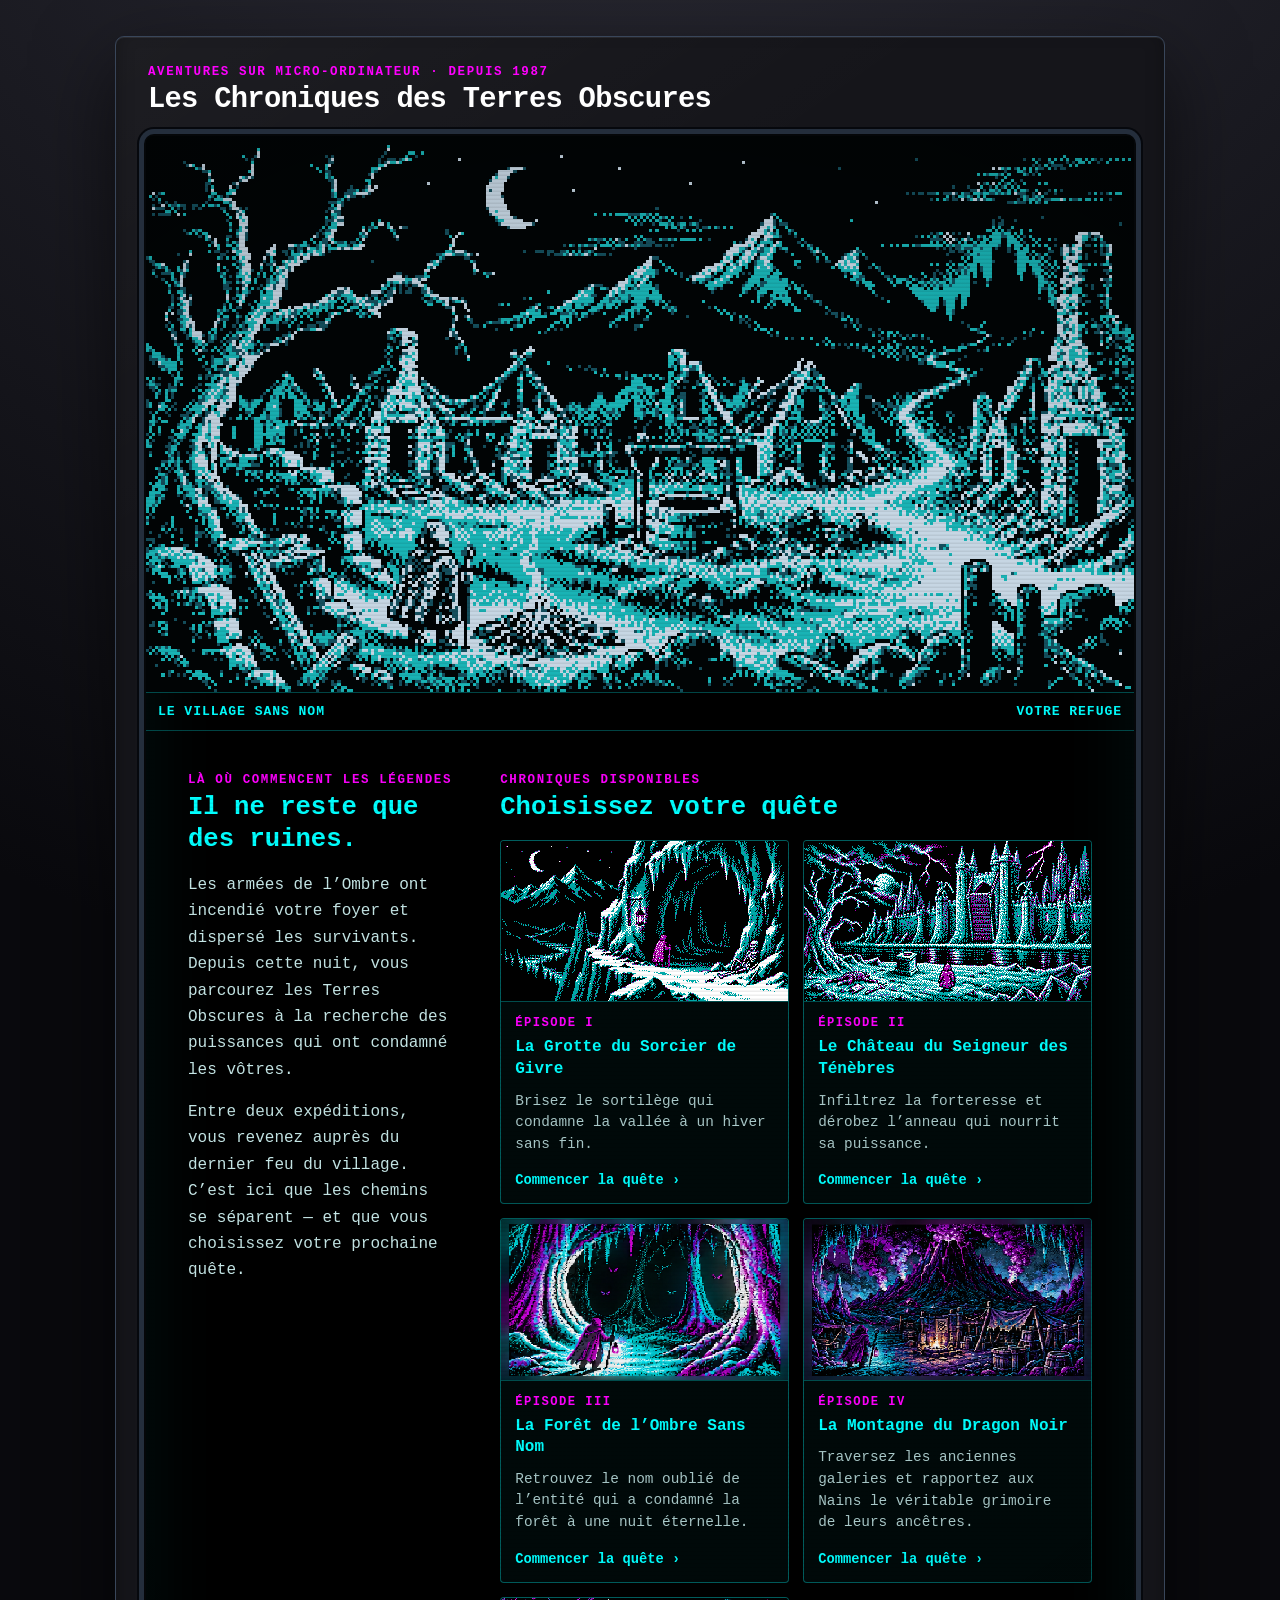
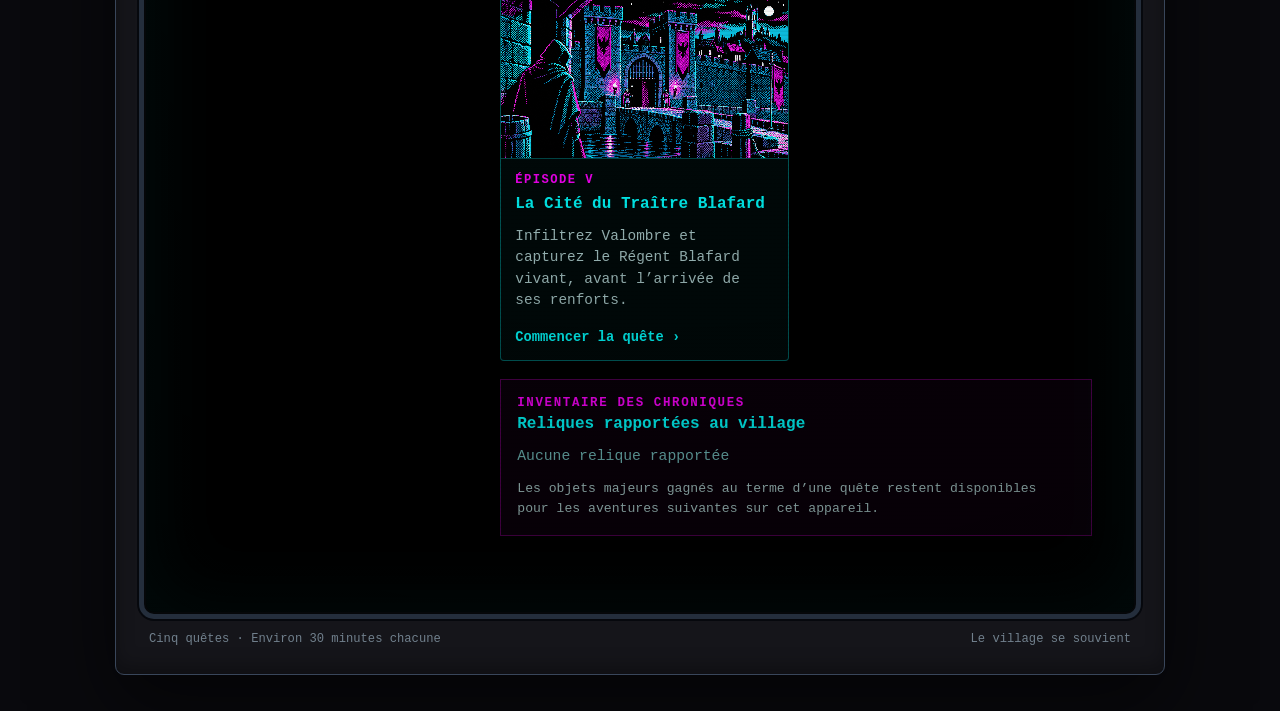
<file: index.html>
<!doctype html>
<html lang="fr">
  <head>
    <meta charset="utf-8" />
    <meta name="viewport" content="width=device-width, initial-scale=1" />
    <meta name="description" content="Les Chroniques des Terres Obscures, une série d’aventures textuelles rétro." />
    <meta name="theme-color" content="#070b12" />
    <title>Les Chroniques des Terres Obscures</title>
    <link rel="stylesheet" href="styles.css" />
    <script defer src="https://stats.baillylab.fr/script.js" data-website-id="c565782b-5375-47bb-89ef-7c76d2ce808c"></script>
  </head>
  <body>
    <main class="machine home-machine" aria-label="Les Chroniques des Terres Obscures">
      <header class="machine__header">
        <div>
          <p class="eyebrow">Aventures sur micro-ordinateur · Depuis 1987</p>
          <h1>Les Chroniques des Terres Obscures</h1>
        </div>
      </header>

      <section class="screen home-screen" aria-label="Le village et les quêtes disponibles">
        <div class="screen__glow" aria-hidden="true"></div>
        <div class="screen__scanlines" aria-hidden="true"></div>
        <div class="village-hero">
          <img src="assets/village-ruines.png" alt="Le héros contemple les ruines de son village sous la lune" />
          <div class="scene-caption">
            <span>Le village sans nom</span>
            <span>Votre refuge</span>
          </div>
        </div>
        <div class="village-content">
          <section class="village-lore" aria-labelledby="village-title">
            <p class="eyebrow">Là où commencent les légendes</p>
            <h2 id="village-title">Il ne reste que des ruines.</h2>
            <p>Les armées de l’Ombre ont incendié votre foyer et dispersé les survivants. Depuis cette nuit, vous parcourez les Terres Obscures à la recherche des puissances qui ont condamné les vôtres.</p>
            <p>Entre deux expéditions, vous revenez auprès du dernier feu du village. C’est ici que les chemins se séparent — et que vous choisissez votre prochaine quête.</p>
          </section>

          <section class="quest-selector" aria-labelledby="quests-title">
            <div class="quest-heading">
              <p class="eyebrow">Chroniques disponibles</p>
              <h2 id="quests-title">Choisissez votre quête</h2>
            </div>
            <div class="quest-grid">
              <a class="quest-card" href="episode1.html">
                <img src="assets/scene-entree.png" alt="L’entrée glacée de la grotte" />
                <div class="quest-card__body">
                  <span class="quest-number">Épisode I</span>
                  <h3>La Grotte du Sorcier de Givre</h3>
                  <p>Brisez le sortilège qui condamne la vallée à un hiver sans fin.</p>
                  <span class="quest-start">Commencer la quête <span aria-hidden="true">›</span></span>
                </div>
              </a>

              <a class="quest-card" href="episode2.html">
                <img src="assets/e2-douves.png" alt="Le château au-delà de ses douves noires" />
                <div class="quest-card__body">
                  <span class="quest-number">Épisode II</span>
                  <h3>Le Château du Seigneur des Ténèbres</h3>
                  <p>Infiltrez la forteresse et dérobez l’anneau qui nourrit sa puissance.</p>
                  <span class="quest-start">Commencer la quête <span aria-hidden="true">›</span></span>
                </div>
              </a>

              <a class="quest-card" href="episode3.html">
                <img src="assets/e3-lisiere.png" alt="La lisière de la forêt plongée dans une ombre persistante" />
                <div class="quest-card__body">
                  <span class="quest-number">Épisode III</span>
                  <h3>La Forêt de l’Ombre Sans Nom</h3>
                  <p>Retrouvez le nom oublié de l’entité qui a condamné la forêt à une nuit éternelle.</p>
                  <span class="quest-start">Commencer la quête <span aria-hidden="true">›</span></span>
                </div>
              </a>

              <a class="quest-card" href="episode4.html">
                <img src="assets/e4-01-camp.png" alt="Le camp des Nains au pied de la Montagne du Dragon Noir" />
                <div class="quest-card__body">
                  <span class="quest-number">Épisode IV</span>
                  <h3>La Montagne du Dragon Noir</h3>
                  <p>Traversez les anciennes galeries et rapportez aux Nains le véritable grimoire de leurs ancêtres.</p>
                  <span class="quest-start">Commencer la quête <span aria-hidden="true">›</span></span>
                </div>
              </a>

              <a class="quest-card" href="episode5.html">
                <img src="assets/e5-v3-01-porte.png" alt="Le héros devant la Porte des Cendres de Valombre" />
                <div class="quest-card__body">
                  <span class="quest-number">Épisode V</span>
                  <h3>La Cité du Traître Blafard</h3>
                  <p>Infiltrez Valombre et capturez le Régent Blafard vivant, avant l’arrivée de ses renforts.</p>
                  <span class="quest-start">Commencer la quête <span aria-hidden="true">›</span></span>
                </div>
              </a>
            </div>

            <section class="legacy-panel" aria-labelledby="legacy-title">
              <p class="eyebrow">Inventaire des chroniques</p>
              <h3 id="legacy-title">Reliques rapportées au village</h3>
              <ul id="legacyInventory" class="inventory-list"><li class="empty">Aucune relique rapportée</li></ul>
              <p>Les objets majeurs gagnés au terme d’une quête restent disponibles pour les aventures suivantes sur cet appareil.</p>
            </section>
          </section>
        </div>
      </section>

      <footer class="machine__footer">
        <p>Cinq quêtes · Environ 30 minutes chacune</p>
        <p>Le village se souvient</p>
      </footer>
    </main>
    <script src="chronicles.js"></script>
  </body>
</html>
</file>
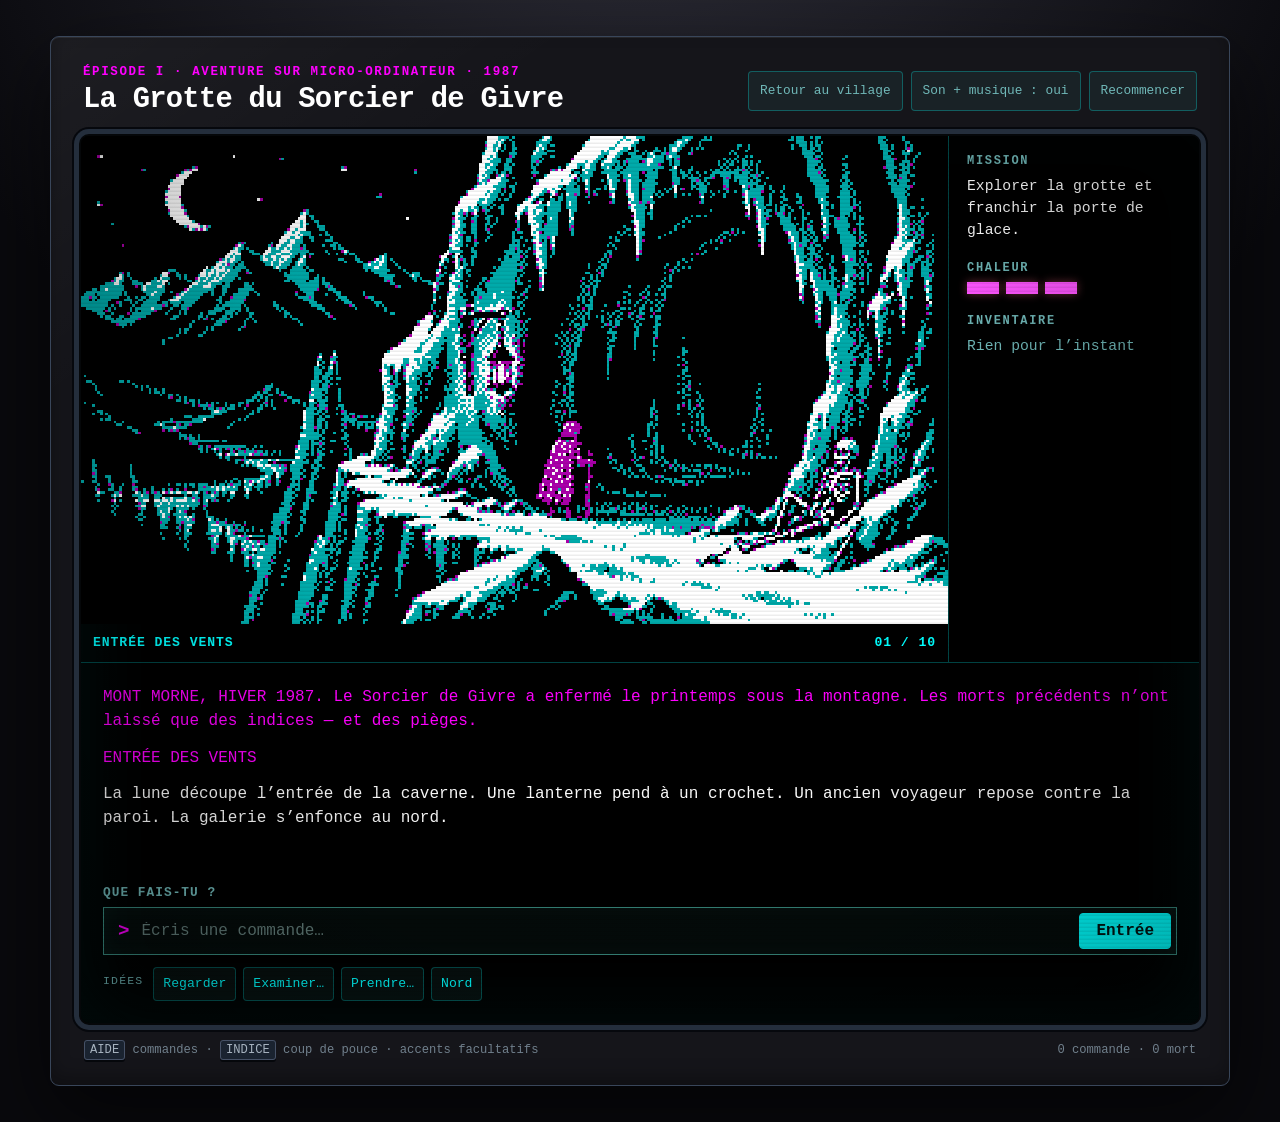
<file: episode1.html>
<!doctype html>
<html lang="fr">
  <head>
    <meta charset="utf-8" />
    <meta name="viewport" content="width=device-width, initial-scale=1" />
    <meta
      name="description"
      content="La Grotte du Sorcier de Givre, première aventure des Chroniques des Terres Obscures."
    />
    <meta name="theme-color" content="#070b12" />
    <title>La Grotte du Sorcier de Givre · Les Chroniques des Terres Obscures</title>
    <link rel="stylesheet" href="styles.css" />
    <script defer src="https://stats.baillylab.fr/script.js" data-website-id="c565782b-5375-47bb-89ef-7c76d2ce808c"></script>
  </head>
  <body>
    <main class="machine" aria-label="Jeu La Grotte du Sorcier de Givre">
      <header class="machine__header">
        <div>
          <p class="eyebrow">Épisode I · Aventure sur micro-ordinateur · 1987</p>
          <h1>La Grotte du Sorcier de Givre</h1>
        </div>
        <div class="header-actions">
          <a class="icon-button episode-link" href="index.html">Retour au village</a>
          <button class="icon-button" id="soundButton" type="button" aria-pressed="true">
            Son + musique : oui
          </button>
          <button class="icon-button" id="restartButton" type="button">Recommencer</button>
        </div>
      </header>

      <section class="screen" aria-label="Écran du jeu">
        <div class="screen__glow" aria-hidden="true"></div>
        <div class="screen__scanlines" aria-hidden="true"></div>

        <div class="game-grid">
          <section class="scene-panel" aria-label="Illustration du lieu">
            <canvas
              id="sceneCanvas"
              width="320"
              height="180"
              role="img"
              aria-label="La salle actuelle de la grotte"
            ></canvas>
            <div class="scene-caption">
              <span id="roomName">Entrée des vents</span>
              <span id="roomIndex">01 / 10</span>
            </div>
          </section>

          <aside class="status-panel" aria-label="État de l'aventure">
            <section>
              <h2>Mission</h2>
              <p id="objective">Trouver un passage vers le sorcier.</p>
            </section>
            <section>
              <h2>Chaleur</h2>
              <div id="warmth" class="warmth" aria-label="Chaleur : trois sur trois"></div>
            </section>
            <section>
              <h2>Inventaire</h2>
              <ul id="inventory" class="inventory-list">
                <li class="empty">Rien pour l'instant</li>
              </ul>
            </section>
          </aside>

          <section class="terminal-panel">
            <div id="gameLog" class="game-log" role="log" aria-live="polite"></div>

            <form id="commandForm" class="command-form" autocomplete="off">
              <label for="commandInput">Que fais-tu&nbsp;?</label>
              <div class="command-row">
                <span aria-hidden="true">&gt;</span>
                <input
                  id="commandInput"
                  name="command"
                  type="text"
                  inputmode="text"
                  autocapitalize="sentences"
                  enterkeyhint="send"
                  placeholder="Écris une commande…"
                  aria-describedby="commandHelp"
                />
                <button type="submit">Entrée</button>
              </div>
              <p id="commandHelp" class="sr-only">
                Par exemple : regarder, prendre la lanterne, aller au nord ou inventaire.
              </p>
            </form>

            <div class="suggestion-wrap">
              <span>Idées</span>
              <div id="suggestions" class="suggestions" aria-label="Commandes suggérées"></div>
            </div>
          </section>
        </div>
      </section>

      <footer class="machine__footer">
        <p><kbd>AIDE</kbd> commandes · <kbd>INDICE</kbd> coup de pouce · accents facultatifs</p>
        <p id="moveCounter">0 commande</p>
      </footer>
    </main>

    <dialog id="endingDialog" class="ending-dialog">
      <div class="ending-art" aria-hidden="true">✦</div>
      <p class="eyebrow">Aventure terminée</p>
      <h2>Le printemps revient</h2>
      <p id="endingText"></p>
      <button id="playAgainButton" type="button">Rejouer l’aventure</button>
    </dialog>

    <dialog id="deathDialog" class="ending-dialog death-dialog">
      <div class="death-rune" aria-hidden="true">☠</div>
      <p class="eyebrow">Vous êtes mort</p>
      <h2 id="deathTitle">La montagne vous a vaincu</h2>
      <p id="deathText"></p>
      <div class="dialog-actions">
        <button id="continueButton" type="button">Reprendre au dernier refuge</button>
        <button id="deathRestartButton" class="secondary-button" type="button">Tout recommencer</button>
      </div>
    </dialog>

    <script src="chronicles.js"></script>
    <script src="game.js"></script>
  </body>
</html>
</file>
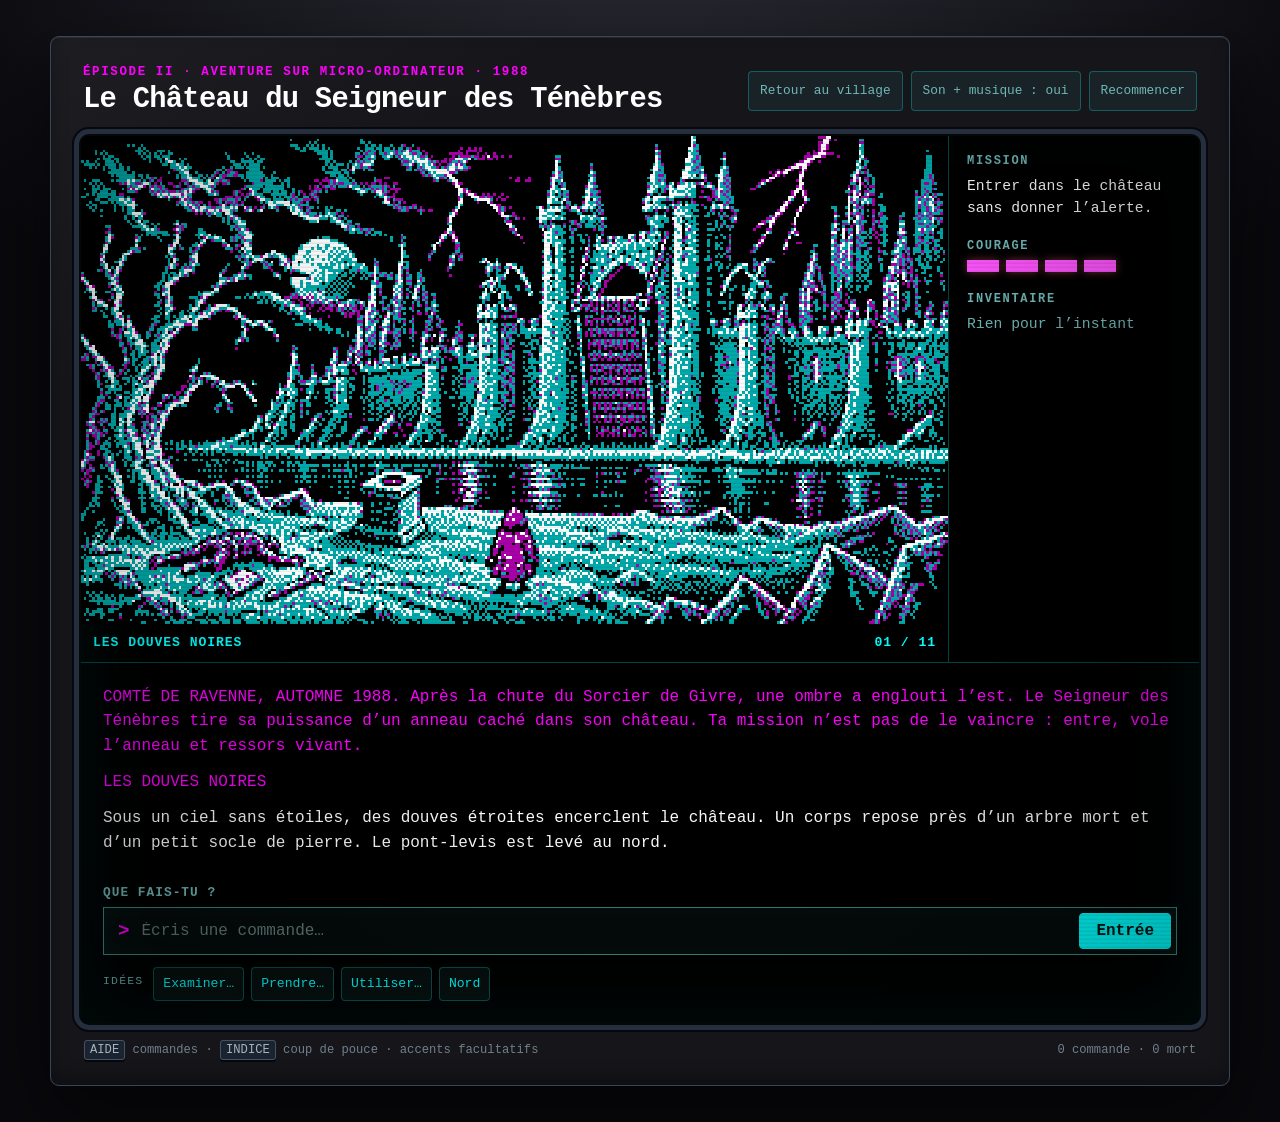
<file: episode2.html>
<!doctype html>
<html lang="fr">
  <head>
    <meta charset="utf-8" />
    <meta name="viewport" content="width=device-width, initial-scale=1" />
    <meta
      name="description"
      content="Le Château du Seigneur des Ténèbres, deuxième aventure textuelle rétro en français."
    />
    <meta name="theme-color" content="#070b12" />
    <title>Le Château du Seigneur des Ténèbres</title>
    <link rel="stylesheet" href="styles.css" />
    <script defer src="https://stats.baillylab.fr/script.js" data-website-id="c565782b-5375-47bb-89ef-7c76d2ce808c"></script>
  </head>
  <body>
    <main class="machine" aria-label="Jeu Le Château du Seigneur des Ténèbres">
      <header class="machine__header">
        <div>
          <p class="eyebrow">Épisode II · Aventure sur micro-ordinateur · 1988</p>
          <h1>Le Château du Seigneur des Ténèbres</h1>
        </div>
        <div class="header-actions">
          <a class="icon-button episode-link" href="index.html">Retour au village</a>
          <button class="icon-button" id="soundButton" type="button" aria-pressed="true">
            Son + musique : oui
          </button>
          <button class="icon-button" id="restartButton" type="button">Recommencer</button>
        </div>
      </header>

      <section class="screen" aria-label="Écran du jeu">
        <div class="screen__glow" aria-hidden="true"></div>
        <div class="screen__scanlines" aria-hidden="true"></div>

        <div class="game-grid">
          <section class="scene-panel" aria-label="Illustration du lieu">
            <canvas
              id="sceneCanvas"
              width="320"
              height="180"
              role="img"
              aria-label="La salle actuelle de la grotte"
            ></canvas>
            <div class="scene-caption">
              <span id="roomName">Les douves noires</span>
              <span id="roomIndex">01 / 11</span>
            </div>
          </section>

          <aside class="status-panel" aria-label="État de l'aventure">
            <section>
              <h2>Mission</h2>
              <p id="objective">Entrer dans le château sans donner l’alerte.</p>
            </section>
            <section>
              <h2>Courage</h2>
              <div id="warmth" class="warmth" aria-label="Courage : quatre sur quatre"></div>
            </section>
            <section>
              <h2>Inventaire</h2>
              <ul id="inventory" class="inventory-list">
                <li class="empty">Rien pour l'instant</li>
              </ul>
            </section>
          </aside>

          <section class="terminal-panel">
            <div id="gameLog" class="game-log" role="log" aria-live="polite"></div>

            <form id="commandForm" class="command-form" autocomplete="off">
              <label for="commandInput">Que fais-tu&nbsp;?</label>
              <div class="command-row">
                <span aria-hidden="true">&gt;</span>
                <input
                  id="commandInput"
                  name="command"
                  type="text"
                  inputmode="text"
                  autocapitalize="sentences"
                  enterkeyhint="send"
                  placeholder="Écris une commande…"
                  aria-describedby="commandHelp"
                />
                <button type="submit">Entrée</button>
              </div>
              <p id="commandHelp" class="sr-only">
                Par exemple : regarder, prendre la lanterne, aller au nord ou inventaire.
              </p>
            </form>

            <div class="suggestion-wrap">
              <span>Idées</span>
              <div id="suggestions" class="suggestions" aria-label="Commandes suggérées"></div>
            </div>
          </section>
        </div>
      </section>

      <footer class="machine__footer">
        <p><kbd>AIDE</kbd> commandes · <kbd>INDICE</kbd> coup de pouce · accents facultatifs</p>
        <p id="moveCounter">0 commande</p>
      </footer>
    </main>

    <dialog id="endingDialog" class="ending-dialog">
      <div class="ending-art" aria-hidden="true">✦</div>
      <p class="eyebrow">Aventure terminée</p>
      <h2>L’anneau dérobé</h2>
      <p id="endingText"></p>
      <button id="playAgainButton" type="button">Rejouer l’aventure</button>
    </dialog>

    <dialog id="deathDialog" class="ending-dialog death-dialog">
      <div class="death-rune" aria-hidden="true">☠</div>
      <p class="eyebrow">Vous êtes mort</p>
      <h2 id="deathTitle">Le château vous a vaincu</h2>
      <p id="deathText"></p>
      <div class="dialog-actions">
        <button id="continueButton" type="button">Reprendre au dernier refuge</button>
        <button id="deathRestartButton" class="secondary-button" type="button">Tout recommencer</button>
      </div>
    </dialog>

    <script src="chronicles.js"></script>
    <script src="episode2.js"></script>
  </body>
</html>
</file>
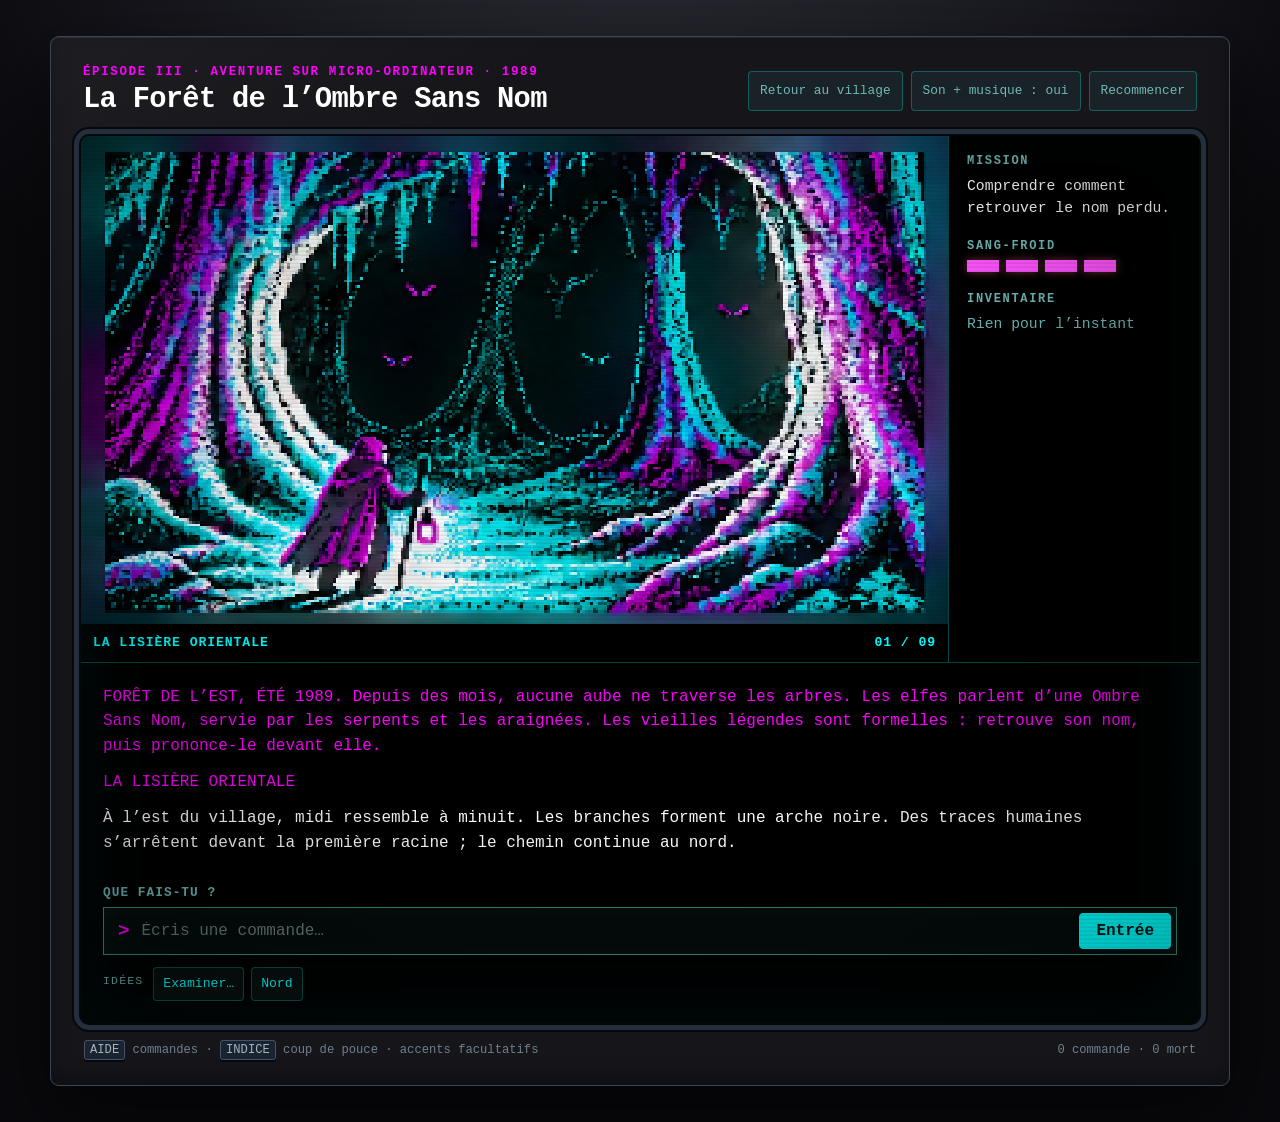
<file: episode3.html>
<!doctype html>
<html lang="fr">
  <head>
    <meta charset="utf-8" />
    <meta name="viewport" content="width=device-width, initial-scale=1" />
    <meta name="description" content="La Forêt de l’Ombre Sans Nom, troisième aventure textuelle rétro des Chroniques des Terres Obscures." />
    <meta name="theme-color" content="#070b12" />
    <title>La Forêt de l’Ombre Sans Nom</title>
    <link rel="stylesheet" href="styles.css" />
    <script defer src="https://stats.baillylab.fr/script.js" data-website-id="c565782b-5375-47bb-89ef-7c76d2ce808c"></script>
  </head>
  <body>
    <main class="machine" aria-label="Jeu La Forêt de l’Ombre Sans Nom">
      <header class="machine__header">
        <div>
          <p class="eyebrow">Épisode III · Aventure sur micro-ordinateur · 1989</p>
          <h1>La Forêt de l’Ombre Sans Nom</h1>
        </div>
        <div class="header-actions">
          <a class="icon-button episode-link" href="index.html">Retour au village</a>
          <button class="icon-button" id="soundButton" type="button" aria-pressed="true">Son + musique : oui</button>
          <button class="icon-button" id="restartButton" type="button">Recommencer</button>
        </div>
      </header>

      <section class="screen" aria-label="Écran du jeu">
        <div class="screen__glow" aria-hidden="true"></div>
        <div class="screen__scanlines" aria-hidden="true"></div>
        <div class="game-grid">
          <section class="scene-panel" aria-label="Illustration du lieu">
            <canvas id="sceneCanvas" width="320" height="180" role="img" aria-label="Le lieu actuel dans la forêt"></canvas>
            <div class="scene-caption"><span id="roomName">La lisière orientale</span><span id="roomIndex">01 / 09</span></div>
          </section>
          <aside class="status-panel" aria-label="État de l’aventure">
            <section><h2>Mission</h2><p id="objective">Pénétrer dans la forêt et recueillir les premiers indices.</p></section>
            <section><h2>Sang-froid</h2><div id="warmth" class="warmth" aria-label="Sang-froid : quatre sur quatre"></div></section>
            <section><h2>Inventaire</h2><ul id="inventory" class="inventory-list"><li class="empty">Rien pour l’instant</li></ul></section>
          </aside>
          <section class="terminal-panel">
            <div id="gameLog" class="game-log" role="log" aria-live="polite"></div>
            <form id="commandForm" class="command-form" autocomplete="off">
              <label for="commandInput">Que fais-tu&nbsp;?</label>
              <div class="command-row">
                <span aria-hidden="true">&gt;</span>
                <input id="commandInput" name="command" type="text" inputmode="text" autocapitalize="sentences" enterkeyhint="send" placeholder="Écris une commande…" aria-describedby="commandHelp" />
                <button type="submit">Entrée</button>
              </div>
              <p id="commandHelp" class="sr-only">Par exemple : regarder, examiner les traces, prendre la fiole ou aller au nord.</p>
            </form>
            <div class="suggestion-wrap"><span>Idées</span><div id="suggestions" class="suggestions" aria-label="Commandes suggérées"></div></div>
          </section>
        </div>
      </section>
      <footer class="machine__footer"><p><kbd>AIDE</kbd> commandes · <kbd>INDICE</kbd> coup de pouce · accents facultatifs</p><p id="moveCounter">0 commande</p></footer>
    </main>

    <dialog id="endingDialog" class="ending-dialog">
      <div class="ending-art" aria-hidden="true">⚔</div>
      <p class="eyebrow">Aventure terminée</p>
      <h2>L’Ombre est nommée</h2>
      <p id="endingText"></p>
      <button id="playAgainButton" type="button">Rejouer l’aventure</button>
    </dialog>
    <dialog id="deathDialog" class="ending-dialog death-dialog">
      <div class="death-rune" aria-hidden="true">☠</div>
      <p class="eyebrow">Vous êtes mort</p>
      <h2 id="deathTitle">La forêt vous a gardé</h2>
      <p id="deathText"></p>
      <div class="dialog-actions">
        <button id="continueButton" type="button">Reprendre au dernier refuge</button>
        <button id="deathRestartButton" class="secondary-button" type="button">Tout recommencer</button>
      </div>
    </dialog>
    <script src="chronicles.js"></script>
    <script src="episode3.js"></script>
  </body>
</html>
</file>
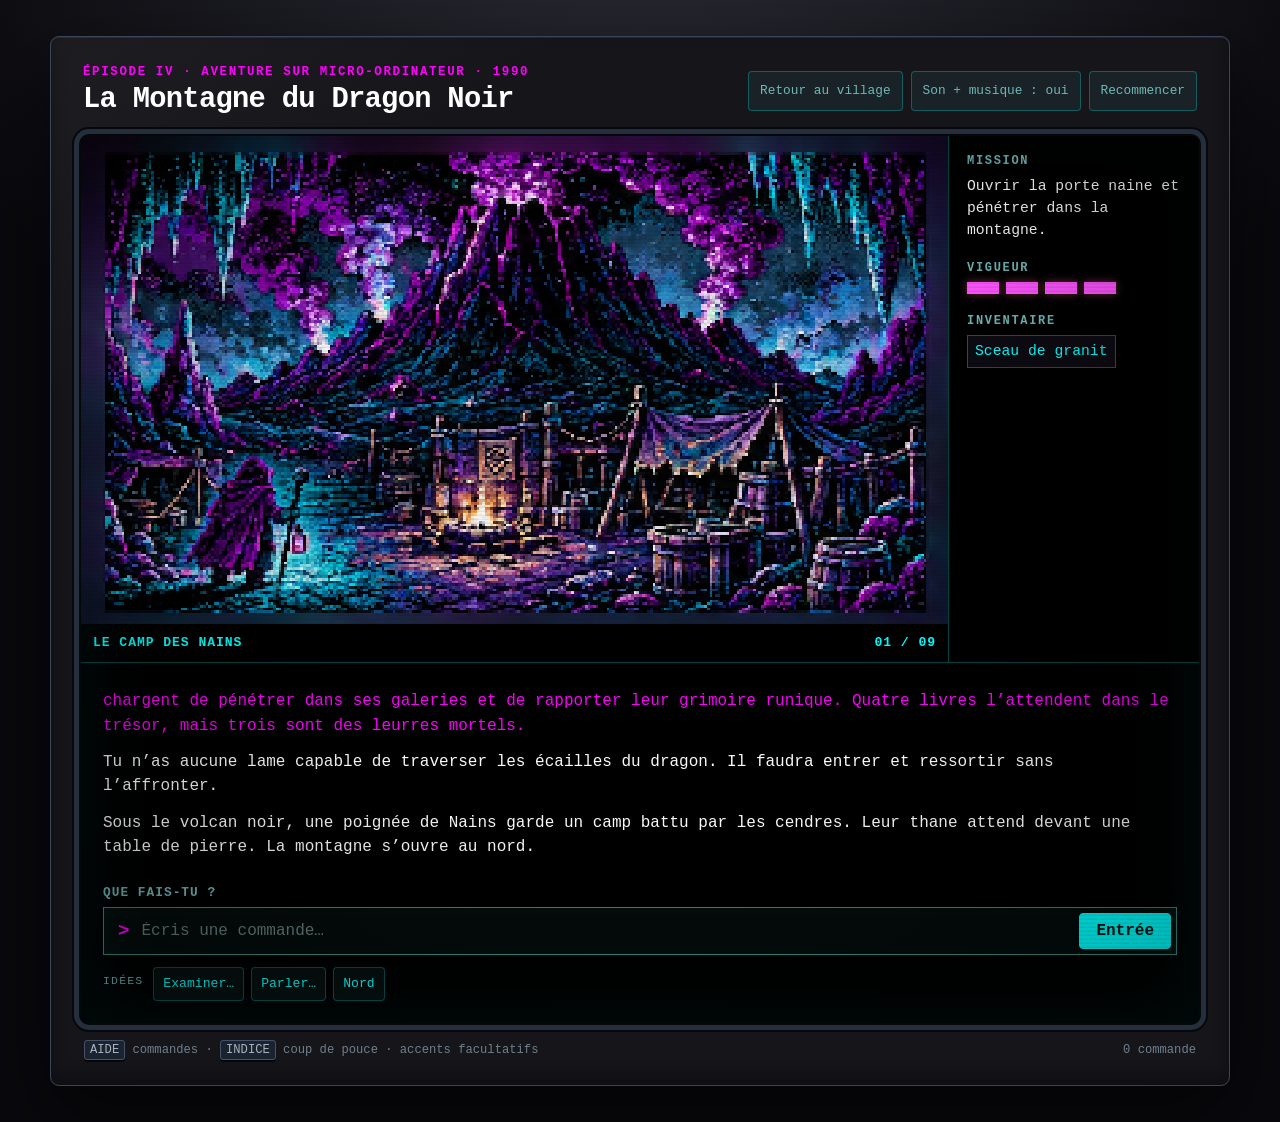
<file: episode4.html>
<!doctype html>
<html lang="fr">
  <head>
    <meta charset="utf-8" />
    <meta name="viewport" content="width=device-width, initial-scale=1" />
    <meta name="description" content="La Montagne du Dragon Noir, quatrième aventure textuelle rétro des Chroniques des Terres Obscures." />
    <meta name="theme-color" content="#070b12" />
    <title>La Montagne du Dragon Noir</title>
    <link rel="stylesheet" href="styles.css" />
    <script defer src="https://stats.baillylab.fr/script.js" data-website-id="c565782b-5375-47bb-89ef-7c76d2ce808c"></script>
  </head>
  <body>
    <main class="machine" aria-label="Jeu La Montagne du Dragon Noir">
      <header class="machine__header">
        <div>
          <p class="eyebrow">Épisode IV · Aventure sur micro-ordinateur · 1990</p>
          <h1>La Montagne du Dragon Noir</h1>
        </div>
        <div class="header-actions">
          <a class="icon-button episode-link" href="index.html">Retour au village</a>
          <button class="icon-button" id="soundButton" type="button" aria-pressed="true">Son + musique : oui</button>
          <button class="icon-button" id="restartButton" type="button">Recommencer</button>
        </div>
      </header>

      <section class="screen" aria-label="Écran du jeu">
        <div class="screen__glow" aria-hidden="true"></div>
        <div class="screen__scanlines" aria-hidden="true"></div>
        <div class="game-grid">
          <section class="scene-panel" aria-label="Illustration du lieu">
            <canvas id="sceneCanvas" width="320" height="180" role="img" aria-label="Le lieu actuel dans la montagne"></canvas>
            <div class="scene-caption"><span id="roomName">Le camp des Nains</span><span id="roomIndex">01 / 09</span></div>
          </section>
          <aside class="status-panel" aria-label="État de l’aventure">
            <section><h2>Mission</h2><p id="objective">Entrer dans la montagne et retrouver le grimoire runique.</p></section>
            <section><h2>Vigueur</h2><div id="warmth" class="warmth" aria-label="Vigueur : quatre sur quatre"></div></section>
            <section><h2>Inventaire</h2><ul id="inventory" class="inventory-list"><li class="empty">Rien pour l’instant</li></ul></section>
          </aside>
          <section class="terminal-panel">
            <div id="gameLog" class="game-log" role="log" aria-live="polite"></div>
            <form id="commandForm" class="command-form" autocomplete="off">
              <label for="commandInput">Que fais-tu&nbsp;?</label>
              <div class="command-row">
                <span aria-hidden="true">&gt;</span>
                <input id="commandInput" name="command" type="text" inputmode="text" autocapitalize="sentences" enterkeyhint="send" placeholder="Écris une commande…" aria-describedby="commandHelp" />
                <button type="submit">Entrée</button>
              </div>
              <p id="commandHelp" class="sr-only">Par exemple : parler aux nains, examiner la porte, prendre le soufflet ou aller au nord.</p>
            </form>
            <div class="suggestion-wrap"><span>Idées</span><div id="suggestions" class="suggestions" aria-label="Commandes suggérées"></div></div>
          </section>
        </div>
      </section>
      <footer class="machine__footer"><p><kbd>AIDE</kbd> commandes · <kbd>INDICE</kbd> coup de pouce · accents facultatifs</p><p id="moveCounter">0 commande</p></footer>
    </main>

    <dialog id="endingDialog" class="ending-dialog">
      <div class="ending-art" aria-hidden="true">ᚱ</div>
      <p class="eyebrow">Aventure terminée</p>
      <h2>Le grimoire retrouvé</h2>
      <p id="endingText"></p>
      <button id="playAgainButton" type="button">Rejouer l’aventure</button>
    </dialog>
    <dialog id="deathDialog" class="ending-dialog death-dialog">
      <div class="death-rune" aria-hidden="true">☠</div>
      <p class="eyebrow">Vous êtes mort</p>
      <h2 id="deathTitle">La montagne se referme</h2>
      <p id="deathText"></p>
      <div class="dialog-actions">
        <button id="continueButton" type="button">Reprendre au dernier refuge</button>
        <button id="deathRestartButton" class="secondary-button" type="button">Tout recommencer</button>
      </div>
    </dialog>
    <script src="chronicles.js"></script>
    <script src="episode4.js"></script>
  </body>
</html>
</file>
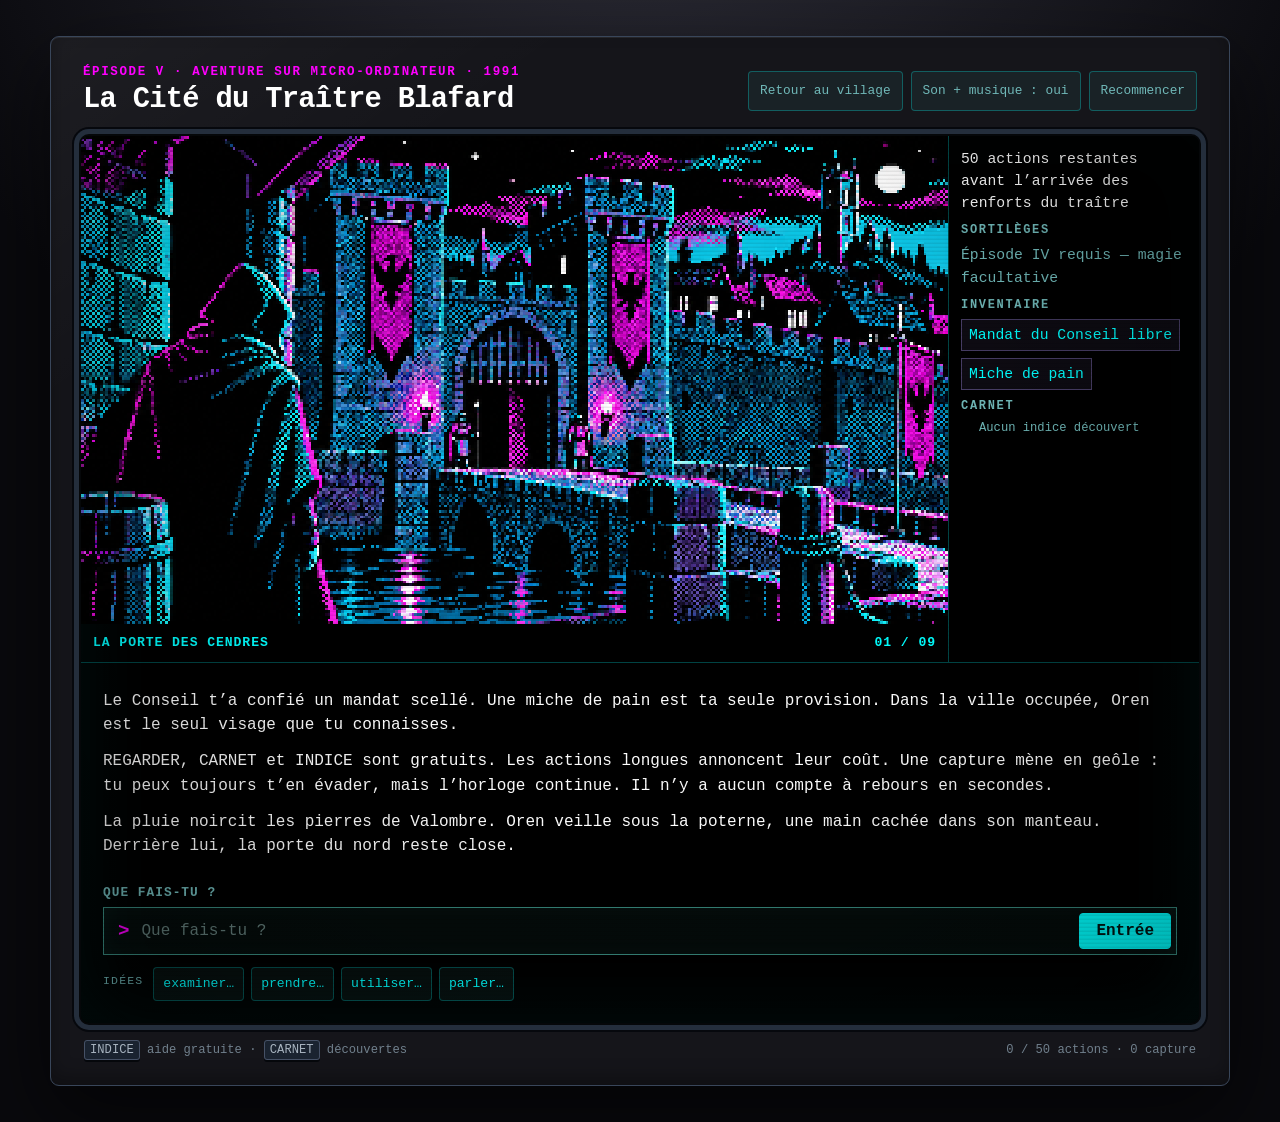
<file: episode5.html>
<!doctype html>
<html lang="fr">
  <head>
    <meta charset="utf-8" />
    <meta name="viewport" content="width=device-width, initial-scale=1" />
    <meta name="description" content="La Cité du Traître Blafard, cinquième aventure textuelle rétro des Chroniques des Terres Obscures." />
    <meta name="theme-color" content="#070b12" />
    <title>La Cité du Traître Blafard</title>
    <link rel="stylesheet" href="styles.css" />
    <script defer src="https://stats.baillylab.fr/script.js" data-website-id="c565782b-5375-47bb-89ef-7c76d2ce808c"></script>
  </head>
  <body>
    <main class="machine" aria-label="Jeu La Cité du Traître Blafard">
      <header class="machine__header">
        <div>
          <p class="eyebrow">Épisode V · Aventure sur micro-ordinateur · 1991</p>
          <h1>La Cité du Traître Blafard</h1>
          <p id="testModeNotice" hidden>Mode test des sorts · aucune progression enregistrée</p>
        </div>
        <div class="header-actions">
          <a class="icon-button episode-link" href="index.html">Retour au village</a>
          <button class="icon-button" id="soundButton" type="button" aria-pressed="true">Son + musique : oui</button>
          <button class="icon-button" id="restartButton" type="button">Recommencer</button>
        </div>
      </header>

      <section class="screen" aria-label="Écran du jeu">
        <div class="screen__glow" aria-hidden="true"></div>
        <div class="screen__scanlines" aria-hidden="true"></div>
        <div class="game-grid">
          <section class="scene-panel" aria-label="Illustration du lieu">
            <canvas id="sceneCanvas" width="320" height="180" role="img" aria-label="Le lieu actuel dans Valombre"></canvas>
            <div class="scene-caption"><span id="roomName">La Porte des Cendres</span><span id="roomIndex">01 / 09</span></div>
          </section>
          <aside class="status-panel episode5-status" aria-label="État de l’aventure">
            <section><p id="timeDescription">50 actions restantes avant l’arrivée des renforts du traître</p></section>
            <section><h2>Sortilèges</h2><ul id="spells" class="inventory-list"><li class="empty">Aucun</li></ul></section>
            <section><h2>Inventaire</h2><ul id="inventory" class="inventory-list"><li class="empty">Rien pour l’instant</li></ul></section>
            <section><h2>Carnet</h2><ul id="notebook" class="notebook-list"><li class="empty">Aucun indice</li></ul></section>
          </aside>
          <section class="terminal-panel">
            <div id="gameLog" class="game-log" role="log" aria-live="polite"></div>
            <form id="commandForm" class="command-form" autocomplete="off">
              <label for="commandInput">Que fais-tu&nbsp;?</label>
              <div class="command-row">
                <span aria-hidden="true">&gt;</span>
                <input id="commandInput" name="command" type="text" inputmode="text" autocapitalize="sentences" enterkeyhint="send" placeholder="Que fais-tu ?" aria-describedby="commandHelp" />
                <button type="submit">Entrée</button>
              </div>
              <p id="commandHelp" class="sr-only">Écris un verbe suivi d’un objet ou d’une personne. Les boutons amorcent une commande à compléter. Indice donne une aide gratuite sur demande.</p>
            </form>
            <div class="suggestion-wrap"><span>Idées</span><div id="suggestions" class="suggestions" aria-label="Commandes suggérées"></div></div>
          </section>
        </div>
      </section>
      <footer class="machine__footer"><p><kbd>INDICE</kbd> aide gratuite · <kbd>CARNET</kbd> découvertes</p><p id="moveCounter">0 / 50 actions</p></footer>
    </main>

    <dialog id="endingDialog" class="ending-dialog">
      <div class="ending-art" aria-hidden="true">⚿</div>
      <p class="eyebrow">Aventure terminée</p>
      <h2 id="endingTitle">Un traître devant ses juges</h2>
      <p id="endingText"></p>
      <button id="playAgainButton" type="button">Rejouer l’aventure</button>
    </dialog>
    <script src="chronicles.js"></script>
    <script src="episode5-core.js"></script>
    <script src="episode5.js"></script>
  </body>
</html>
</file>
<file: styles.css>
:root {
  color-scheme: dark;
  --ink: #ffffff;
  --muted: #70b8b8;
  --cyan: #00ffff;
  --amber: #ff00ff;
  --red: #ff55ff;
  --violet: #00ffff;
  --screen: #000000;
  --case: #15151a;
  --case-edge: #4a4a55;
  --panel: #000000;
  --line: rgba(0, 255, 255, 0.27);
  font-family: "Courier New", Courier, monospace;
}

* {
  box-sizing: border-box;
}

html {
  min-height: 100%;
  background: #09090d;
}

body {
  min-height: 100vh;
  margin: 0;
  padding: clamp(12px, 3vw, 36px);
  color: var(--ink);
  background:
    radial-gradient(circle at 50% -20%, #30303b 0, transparent 52%),
    #09090d;
}

button,
input {
  font: inherit;
}

button {
  color: inherit;
}

.episode-link {
  display: inline-flex;
  align-items: center;
  justify-content: center;
  text-decoration: none;
}

button:focus-visible,
input:focus-visible,
.episode-link:focus-visible {
  outline: 3px solid var(--amber);
  outline-offset: 3px;
}

.machine {
  width: min(1180px, 100%);
  margin: 0 auto;
  padding: clamp(14px, 2.4vw, 28px);
  border: 1px solid #39465a;
  border-radius: 9px;
  background:
    linear-gradient(145deg, rgba(255, 255, 255, 0.035), transparent 20%),
    var(--case);
  box-shadow:
    0 30px 80px rgba(0, 0, 0, 0.58),
    inset 0 1px 0 rgba(255, 255, 255, 0.08),
    inset 0 -8px 18px rgba(0, 0, 0, 0.3);
}

.machine__header,
.machine__footer,
.scene-caption,
.command-row,
.suggestion-wrap {
  display: flex;
  align-items: center;
}

.machine__header {
  justify-content: space-between;
  gap: 24px;
  padding: 0 4px 18px;
}

.eyebrow {
  margin: 0 0 5px;
  color: var(--amber);
  font-size: 0.78rem;
  font-weight: 700;
  letter-spacing: 0.13em;
  text-transform: uppercase;
}

h1 {
  margin: 0;
  font-size: clamp(1.15rem, 3vw, 1.8rem);
  line-height: 1.12;
  letter-spacing: -0.025em;
}

.header-actions {
  display: flex;
  flex: 0 0 auto;
  gap: 8px;
}

.icon-button,
.suggestions button,
.command-row button,
.ending-dialog button {
  border: 1px solid var(--line);
  border-radius: 4px;
  background: rgba(100, 245, 225, 0.06);
  cursor: pointer;
  transition: background 120ms ease, border-color 120ms ease, transform 80ms ease;
}

.icon-button {
  min-height: 40px;
  padding: 8px 11px;
  color: var(--muted);
  font-size: 0.8rem;
}

.icon-button:hover,
.suggestions button:hover,
.command-row button:hover,
.ending-dialog button:hover {
  border-color: var(--cyan);
  background: rgba(100, 245, 225, 0.14);
}

.icon-button:active,
.suggestions button:active,
.command-row button:active,
.ending-dialog button:active {
  transform: translateY(1px);
}

.screen {
  position: relative;
  overflow: hidden;
  border: 2px solid #050709;
  border-radius: 10px;
  background: var(--screen);
  box-shadow:
    inset 0 0 80px rgba(0, 170, 170, 0.1),
    0 0 0 5px #242e3c,
    0 0 0 7px #06080d;
}

.screen__glow,
.screen__scanlines {
  position: absolute;
  z-index: 5;
  inset: 0;
  pointer-events: none;
}

.screen__glow {
  background: radial-gradient(circle at 50% 40%, transparent 45%, rgba(0, 0, 0, 0.34) 100%);
}

.screen__scanlines {
  opacity: 0.16;
  background: repeating-linear-gradient(
    to bottom,
    transparent 0,
    transparent 2px,
    rgba(0, 0, 0, 0.45) 3px,
    rgba(0, 0, 0, 0.45) 4px
  );
}

.game-grid {
  display: grid;
  grid-template-columns: minmax(0, 1fr) 250px;
  grid-template-areas:
    "scene status"
    "terminal terminal";
}

.scene-panel {
  grid-area: scene;
  min-width: 0;
  border-right: 1px solid var(--line);
  border-bottom: 1px solid var(--line);
}

#sceneCanvas {
  display: block;
  width: 100%;
  aspect-ratio: 16 / 9;
  background: #020608;
  image-rendering: pixelated;
}

.scene-caption {
  justify-content: space-between;
  min-height: 38px;
  padding: 8px 12px;
  color: var(--cyan);
  font-size: 0.82rem;
  font-weight: 700;
  letter-spacing: 0.07em;
  text-transform: uppercase;
}

.status-panel {
  grid-area: status;
  display: grid;
  align-content: start;
  gap: 20px;
  padding: 18px;
  border-bottom: 1px solid var(--line);
  background: rgba(0, 0, 0, 0.86);
}

.status-panel section {
  min-width: 0;
}

.status-panel h2 {
  margin: 0 0 7px;
  color: var(--muted);
  font-size: 0.75rem;
  letter-spacing: 0.14em;
  text-transform: uppercase;
}

.status-panel p,
.inventory-list {
  margin: 0;
  font-size: 0.92rem;
  line-height: 1.5;
}

.inventory-list {
  display: flex;
  flex-wrap: wrap;
  gap: 7px;
  padding: 0;
  list-style: none;
}

.inventory-list li {
  padding: 4px 7px;
  border: 1px solid rgba(182, 156, 255, 0.35);
  color: var(--violet);
  background: rgba(182, 156, 255, 0.07);
}

.inventory-list li.empty {
  padding: 0;
  border: 0;
  color: var(--muted);
  background: none;
}

.warmth {
  display: flex;
  gap: 7px;
}

.warmth span {
  display: block;
  width: 32px;
  height: 12px;
  border: 1px solid var(--red);
  background: var(--red);
  box-shadow: 0 0 8px rgba(255, 102, 128, 0.45);
}

.warmth span.empty {
  background: transparent;
  box-shadow: none;
  opacity: 0.35;
}

.terminal-panel {
  grid-area: terminal;
  min-width: 0;
  padding: clamp(14px, 2.4vw, 22px);
}

.game-log {
  height: 200px;
  overflow-y: auto;
  padding: 0 8px 14px 0;
  scrollbar-color: rgba(100, 245, 225, 0.35) transparent;
}

.log-entry {
  margin: 0 0 12px;
  color: var(--ink);
  font-size: 1rem;
  line-height: 1.52;
}

.log-entry.system {
  color: var(--amber);
}

.log-entry.command {
  margin-bottom: 7px;
  color: var(--cyan);
  font-weight: 700;
}

.log-entry.danger {
  color: var(--red);
}

.log-entry.reward {
  color: var(--violet);
}

.log-entry.clue {
  color: var(--cyan);
  border-left: 2px solid var(--amber);
  padding-left: 9px;
}

.command-form label {
  display: block;
  margin-bottom: 7px;
  color: var(--muted);
  font-size: 0.8rem;
  font-weight: 700;
  letter-spacing: 0.08em;
  text-transform: uppercase;
}

.command-row {
  gap: 10px;
  min-height: 48px;
  padding: 5px 5px 5px 14px;
  border: 1px solid rgba(100, 245, 225, 0.55);
  background: rgba(100, 245, 225, 0.045);
  box-shadow: inset 0 0 20px rgba(100, 245, 225, 0.035);
}

.command-row > span {
  color: var(--amber);
  font-size: 1.2rem;
  font-weight: 700;
}

.command-row input {
  min-width: 0;
  flex: 1;
  border: 0;
  outline: 0;
  color: var(--ink);
  background: transparent;
  font-size: 1rem;
}

.command-row input::placeholder {
  color: #617b78;
}

.command-row button {
  align-self: stretch;
  padding: 0 16px;
  border-color: var(--cyan);
  color: #001613;
  background: var(--cyan);
  font-weight: 800;
}

.command-row button:hover {
  color: var(--ink);
}

.suggestion-wrap {
  align-items: flex-start;
  gap: 10px;
  margin-top: 12px;
}

.suggestion-wrap > span {
  flex: 0 0 auto;
  padding-top: 7px;
  color: var(--muted);
  font-size: 0.72rem;
  letter-spacing: 0.1em;
  text-transform: uppercase;
}

.suggestions {
  display: flex;
  flex-wrap: wrap;
  gap: 7px;
}

.suggestions button {
  min-height: 34px;
  padding: 6px 9px;
  color: var(--cyan);
  font-size: 0.82rem;
}

.machine__footer {
  justify-content: space-between;
  gap: 18px;
  padding: 18px 5px 0;
  color: #71808d;
  font-size: 0.76rem;
}

.machine__footer p {
  margin: 0;
}

kbd {
  padding: 2px 5px;
  border: 1px solid #465166;
  border-radius: 3px;
  color: #a7b3bf;
  background: #1a2330;
  box-shadow: 0 2px 0 #05070b;
  font: inherit;
}

.ending-dialog {
  width: min(520px, calc(100% - 30px));
  padding: 34px;
  border: 1px solid var(--cyan);
  border-radius: 8px;
  color: var(--ink);
  background: #071014;
  box-shadow: 0 0 80px rgba(100, 245, 225, 0.2);
  text-align: center;
}

.ending-dialog::backdrop {
  background: rgba(0, 3, 7, 0.85);
  backdrop-filter: blur(4px);
}

.ending-dialog h2 {
  margin: 5px 0 12px;
  color: var(--cyan);
  font-size: clamp(1.6rem, 5vw, 2.3rem);
}

.ending-dialog p:not(.eyebrow) {
  margin: 0 auto 24px;
  line-height: 1.6;
}

.ending-dialog button {
  min-height: 46px;
  padding: 10px 16px;
  border-color: var(--cyan);
  color: #001613;
  background: var(--cyan);
  font-weight: 800;
}

.ending-art {
  color: var(--amber);
  font-size: 3.5rem;
  text-shadow: 0 0 20px var(--amber);
}

.death-dialog {
  border-color: var(--red);
  box-shadow: 0 0 80px rgba(255, 0, 255, 0.18);
}

.death-dialog h2,
.death-rune {
  color: var(--red);
}

.death-rune {
  font-size: 3.1rem;
  text-shadow: 0 0 18px var(--red);
}

.dialog-actions {
  display: flex;
  justify-content: center;
  gap: 10px;
  flex-wrap: wrap;
}

.ending-dialog .secondary-button {
  border-color: rgba(255, 255, 255, 0.35);
  color: var(--ink);
  background: transparent;
}

.screen.is-dead canvas {
  filter: contrast(1.5) hue-rotate(75deg);
}

.home-machine {
  max-width: 1050px;
}

.home-screen {
  padding-bottom: clamp(20px, 3vw, 34px);
}

.village-hero {
  position: relative;
  border-bottom: 1px solid var(--line);
}

.village-hero img {
  display: block;
  width: 100%;
  aspect-ratio: 16 / 9;
  object-fit: cover;
  image-rendering: pixelated;
}

.village-hero .scene-caption {
  border-top: 1px solid var(--line);
}

.village-content {
  display: grid;
  grid-template-columns: minmax(230px, 0.72fr) minmax(0, 1.6fr);
  gap: clamp(24px, 4vw, 46px);
  padding: clamp(24px, 4vw, 42px);
}

.village-content h2,
.quest-card h3 {
  margin: 0;
  color: var(--cyan);
}

.village-lore h2,
.quest-heading h2 {
  font-size: clamp(1.2rem, 2.4vw, 1.6rem);
  line-height: 1.25;
}

.village-lore > p:not(.eyebrow) {
  margin: 16px 0 0;
  color: #c6e7e7;
  font-size: 1rem;
  line-height: 1.65;
}

.quest-heading {
  margin-bottom: 16px;
}

.quest-grid {
  display: grid;
  grid-template-columns: repeat(2, minmax(0, 1fr));
  gap: 14px;
}

.quest-card {
  min-width: 0;
  overflow: hidden;
  border: 1px solid rgba(0, 255, 255, 0.34);
  border-radius: 4px;
  color: var(--ink);
  background: rgba(0, 255, 255, 0.035);
  text-decoration: none;
  transition: border-color 120ms ease, background 120ms ease, transform 80ms ease;
}

.quest-card:hover,
.quest-card:focus-visible {
  border-color: var(--cyan);
  background: rgba(0, 255, 255, 0.1);
}

.quest-card:focus-visible {
  outline: 3px solid var(--amber);
  outline-offset: 3px;
}

.quest-card:active {
  transform: translateY(1px);
}

.quest-card > img,
.quest-card__image {
  display: block;
  width: 100%;
  aspect-ratio: 16 / 9;
  border-bottom: 1px solid var(--line);
  object-fit: cover;
  image-rendering: pixelated;
}

.quest-card__body {
  padding: 14px;
}

.quest-number {
  display: block;
  margin-bottom: 7px;
  color: var(--amber);
  font-size: 0.76rem;
  font-weight: 700;
  letter-spacing: 0.12em;
  text-transform: uppercase;
}

.quest-card h3 {
  font-size: 1rem;
  line-height: 1.35;
}

.quest-card p {
  margin: 10px 0 16px;
  color: #a9c9c9;
  font-size: 0.9rem;
  line-height: 1.5;
}

.quest-start {
  color: var(--cyan);
  font-size: 0.86rem;
  font-weight: 700;
}

.legacy-panel {
  margin-top: 18px;
  padding: 16px;
  border: 1px solid rgba(255, 0, 255, 0.3);
  background: rgba(255, 0, 255, 0.035);
}

.legacy-panel h3 {
  margin: 0 0 12px;
  color: var(--cyan);
  font-size: 1rem;
}

.legacy-panel > p:last-child {
  margin: 12px 0 0;
  color: #a9c9c9;
  font-size: 0.82rem;
  line-height: 1.5;
}

.inventory-list li.legacy-item {
  border-color: rgba(255, 0, 255, 0.42);
  color: var(--amber);
}

.episode5-status {
  gap: 9px;
  padding: 12px;
}

.episode5-status .notebook-list {
  max-height: 78px;
}

.risk-meters {
  display: grid;
  gap: 6px;
}

.risk-meter {
  display: grid;
  grid-template-columns: 76px repeat(3, 1fr);
  align-items: center;
  gap: 4px;
  color: var(--muted);
  font-size: 0.72rem;
}

.risk-meter i {
  height: 8px;
  border: 1px solid rgba(255, 0, 255, 0.45);
  background: transparent;
}

.risk-meter i.is-full {
  background: var(--amber);
  box-shadow: 0 0 6px rgba(255, 0, 255, 0.5);
}

.notebook-list {
  max-height: 104px;
  margin: 0;
  padding-left: 18px;
  overflow-y: auto;
  color: #bcecec;
  font-size: 0.76rem;
  line-height: 1.4;
}

.notebook-list .empty {
  color: var(--muted);
  list-style: none;
}

.spell-item {
  border-color: rgba(0, 255, 255, 0.45) !important;
  color: var(--cyan) !important;
}

.sr-only {
  position: absolute;
  width: 1px;
  height: 1px;
  padding: 0;
  margin: -1px;
  overflow: hidden;
  clip: rect(0, 0, 0, 0);
  white-space: nowrap;
  border: 0;
}

@media (max-width: 760px) {
  body {
    padding: 0;
    background: #070b12;
  }

  .machine {
    min-height: 100vh;
    padding: 14px;
    border: 0;
    border-radius: 0;
    box-shadow: none;
  }

  .machine__header {
    align-items: flex-start;
    padding-bottom: 13px;
  }

  .village-content {
    grid-template-columns: 1fr;
    gap: 28px;
    padding: 22px 16px 26px;
  }

  .quest-grid {
    grid-template-columns: 1fr;
  }

  .village-lore > p:not(.eyebrow) {
    font-size: 0.94rem;
  }

  .eyebrow {
    font-size: 0.68rem;
  }

  .header-actions {
    display: grid;
  }

  .icon-button {
    min-height: 34px;
    padding: 5px 7px;
    font-size: 0.72rem;
  }

  .game-grid {
    grid-template-columns: 1fr;
    grid-template-areas:
      "scene"
      "status"
      "terminal";
  }

  .scene-panel {
    border-right: 0;
  }

  .status-panel {
    grid-template-columns: 1.5fr 1fr;
    gap: 10px 18px;
    padding: 11px 13px;
  }

  .status-panel section:first-child {
    grid-row: span 2;
  }

  .episode5-status section:first-child {
    grid-row: auto;
  }

  .status-panel h2 {
    margin-bottom: 4px;
  }

  .status-panel p,
  .inventory-list {
    font-size: 0.8rem;
  }

  .warmth span {
    width: 25px;
    height: 10px;
  }

  .terminal-panel {
    padding: 13px;
  }

  .game-log {
    height: 210px;
  }

  .log-entry {
    font-size: 0.94rem;
  }

  .suggestion-wrap {
    display: block;
  }

  .suggestion-wrap > span {
    display: block;
    margin-bottom: 7px;
    padding-top: 0;
  }

  .suggestions {
    flex-wrap: nowrap;
    overflow-x: auto;
    padding: 2px 2px 7px;
    scrollbar-width: thin;
  }

  .suggestions button {
    flex: 0 0 auto;
  }

  .machine__footer {
    padding-top: 13px;
  }

  .machine__footer p:first-child {
    display: none;
  }

  .machine__footer p:last-child {
    margin-left: auto;
  }
}

@media (prefers-reduced-motion: reduce) {
  *,
  *::before,
  *::after {
    scroll-behavior: auto !important;
    transition: none !important;
  }
}
</file>
